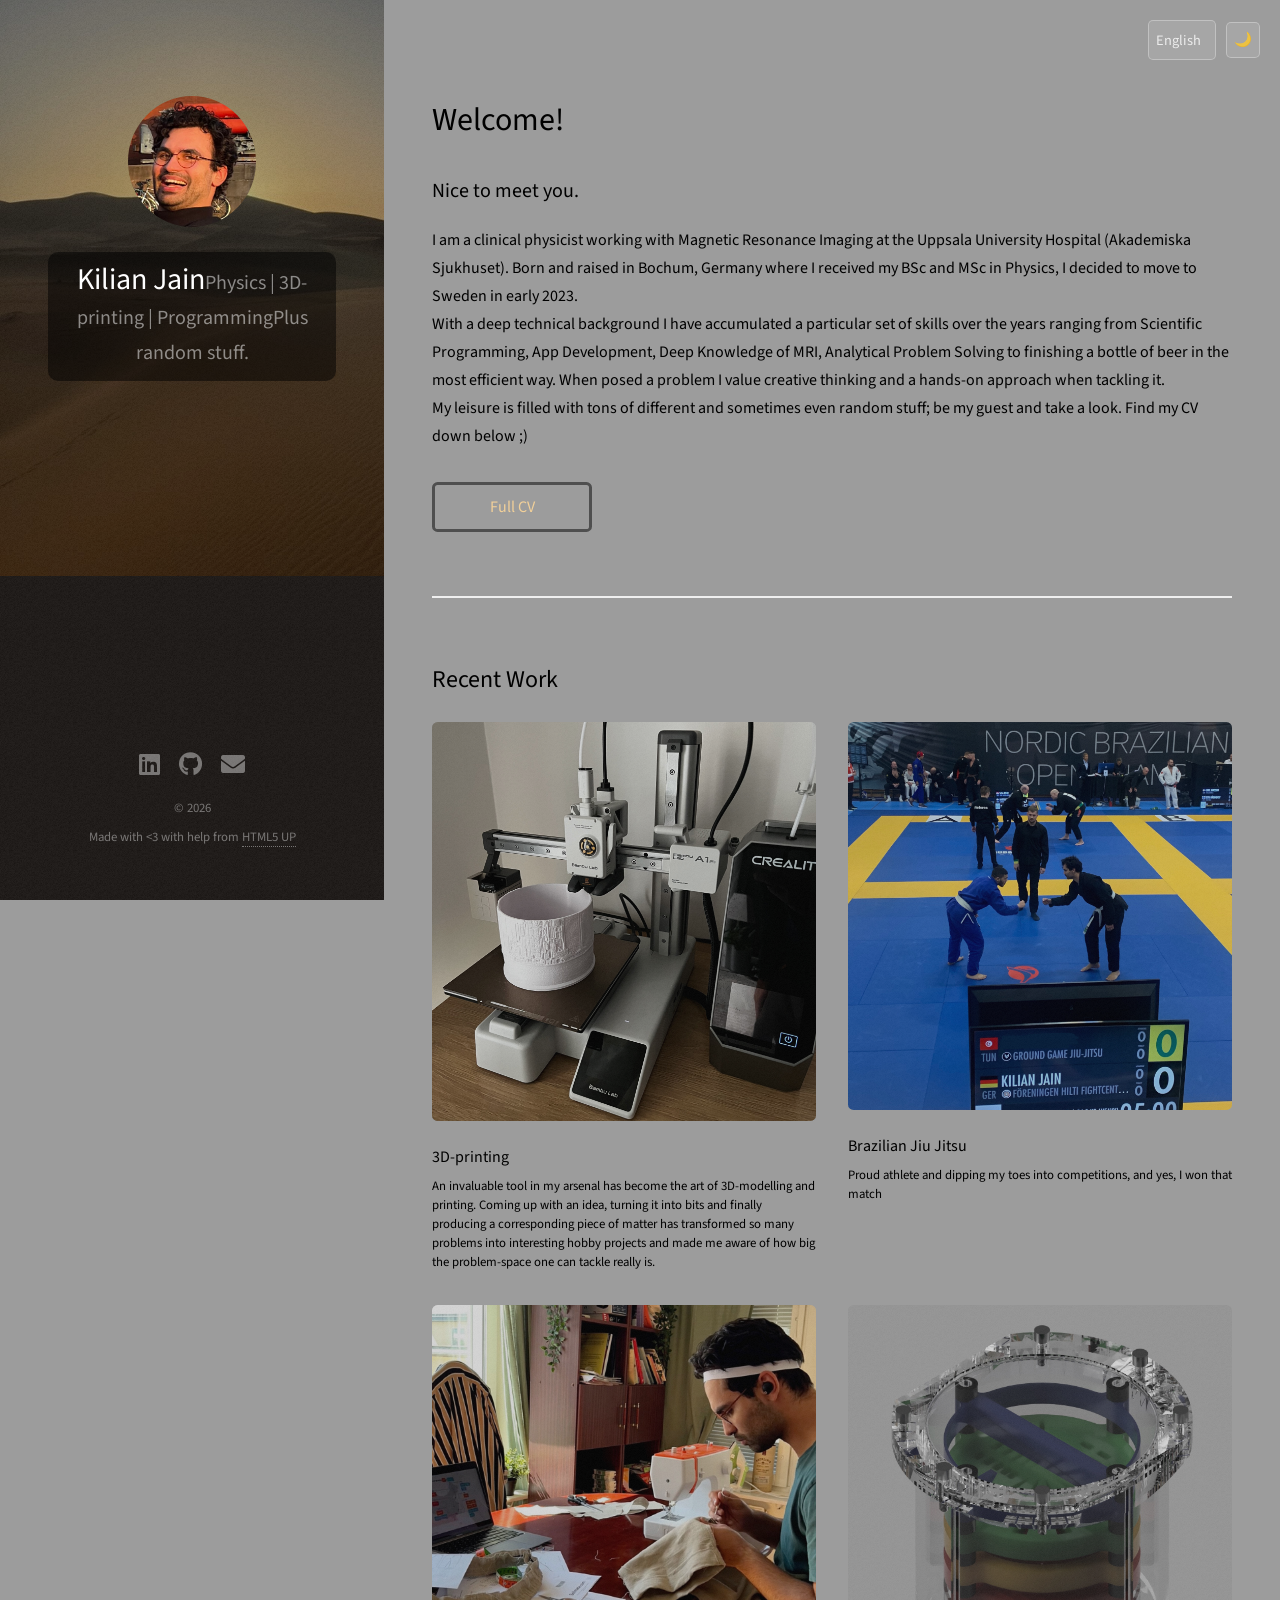
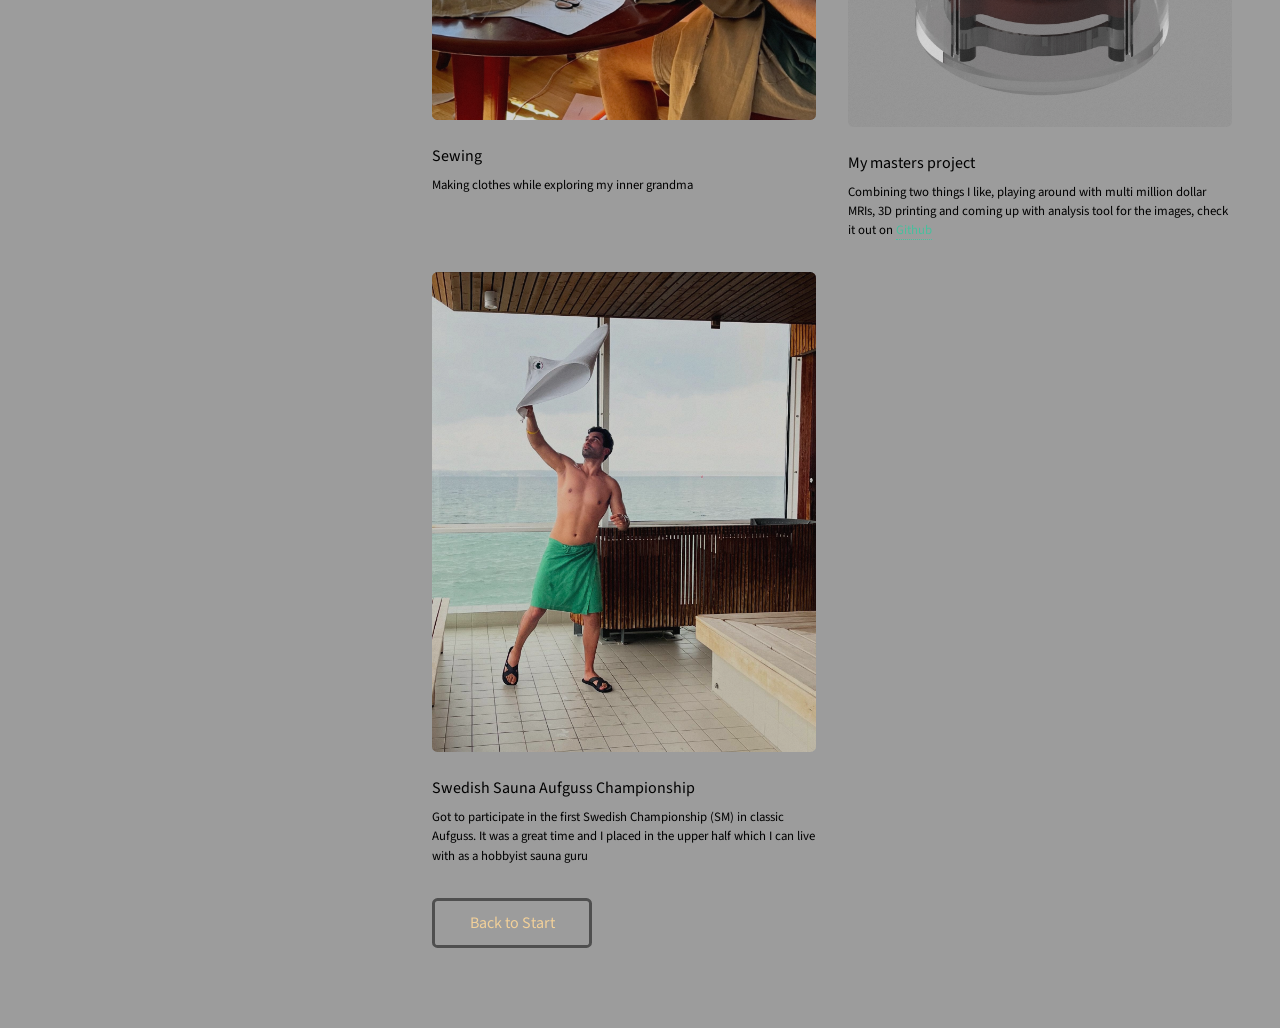
<file: index.html>
<!DOCTYPE HTML>
<!--
	Strata by HTML5 UP
	html5up.net | @ajlkn
	Free for personal and commercial use under the CCA 3.0 license (html5up.net/license)
-->
<html>
	<head>
		<title>Kilian's home(page)</title>
		<meta charset="utf-8" />
		<meta name="viewport" content="width=device-width, initial-scale=1, user-scalable=no" />
		<meta name="google-site-verification" content="JBz6YTayqWJzZZlbppEcbsaXgQC9V25WtnhV_9H6i5U" />
		<link rel="stylesheet" href="assets/css/main.css" />
	</head>
	<body class="is-preload">

		<!-- Header -->
			<header id="header">
				<div class="inner">
					<a href="#" class="image avatar"><img src="images/avatar.jpg" alt="" /></a><br />
					<h1 id="header-title"><strong>Kilian Jain</strong><br />
					Physics | 3D-printing | Programming<br />
					Plus random stuff.</h1>
				</div>
			</header>

		<div id="top-controls">
			<select id="lang-select">
				<option value="en">English</option>
				<option value="de">Deutsch</option>
				<option value="sv">Svenska</option>
			</select>
			<button id="theme-toggle">🌙</button>
		</div>

		<!-- Main -->
			<div id="main">

				<!-- One -->
					<section id="one">
						<header class="major">
							<h2 id="welcome">Welcome!</h2>
							<h3 id="nice-to-meet">Nice to meet you.</h3>
						</header>
						<p id="intro">I am a clinical physicist working with Magnetic Resonance Imaging at the Uppsala University Hospital (Akademiska Sjukhuset). 
							Born and raised in Bochum, Germany where I received my BSc and MSc in Physics, I decided to move to Sweden in early 2023.
							<br/>
							With a deep technical background I have accumulated a particular set of skills over the years ranging from Scientific Programming, App Development, Deep Knowledge of MRI, Analytical Problem Solving to finishing a bottle of beer in the most efficient way.
							When posed a problem I value creative thinking and a hands-on approach when tackling it. <br/>
							
							My leisure is filled with tons of different and sometimes even random stuff; be my guest and take a look.
							If you're hiring, you can find my CV down below ;)
													</p>
						<ul class="actions">
							<li><a href="files/public_CV.pdf" class="button" id="full-cv">Full CV</a></li>
						</ul>
					</section>

				<!-- Two -->
					<section id="two">
						<h2 id="recent-work">Recent Work</h2>
						<div class="row">
							<article class="col-6 col-12-xsmall work-item">
								<a href="images/fulls/02.jpg" class="image fit thumb"><img src="images/thumbs/02.jpg" alt="" /></a>
								<h3 id="work1-title">3D-printing</h3>
								<p id="work1-desc">
									An invaluable tool in my arsenal has become the art of 3D-modelling and printing.
									Coming up with an idea, turning it into bits and finally producing a corresponding piece of matter has transformed so many problems into interesting hobby projects and made me aware of how big the problem-space one can tackle really is.
								</p>
							</article>
							<article class="col-6 col-12-xsmall work-item">
								<a href="images/fulls/01.jpg" class="image fit thumb"><img src="images/thumbs/01.jpg" alt="" /></a>
								<h3 id="work2-title">Brazilian Jiu Jitsu</h3>
								<p id="work2-desc">Proud athlete and dipping my toes into competitions, and yes, I won that match</p>
							</article>
							<article class="col-6 col-12-xsmall work-item">
								<a href="images/fulls/03.jpg" class="image fit thumb"><img src="images/thumbs/03.jpg" alt="" /></a>
								<h3 id="work3-title">Sewing</h3>
								<p id="work3-desc">Making clothes while exploring my inner grandma</p>
							</article>
							<article class="col-6 col-12-xsmall work-item">
								<a href="images/fulls/04.jpg" class="image fit thumb"><img src="images/thumbs/04.jpg" alt="" /></a>
								<h3 id="work4-title">My masters project</h3>
								<p id="work4-desc">Combining two things I like, playing around with multi million dollar MRIs, 3D printing and coming up with analysis tool for the images, check it out on <a href="https://github.com/kilianjn/orqa">Github</a></p>
							</article>
							<article class="col-6 col-12-xsmall work-item">
								<a href="images/fulls/05.jpg" class="image fit thumb"><img src="images/thumbs/05.jpg" alt="" /></a>
								<h3 id="work5-title">Swedish Sauna Aufguss Championship</h3>
								<p id="work5-desc">Got to participate in the first Swedish Championship (SM) in classic Aufguss. It was a great time and I placed in the upper half which I can live with as a hobbyist sauna guru</p>
							</article>
						</div>
						<ul class="actions">
							<li><a href="#" class="button" id="back-to-start">Back to Start</a></li>
						</ul>
					</section>

				<!-- Three -->
					<!-- <section id="three">
						<h2>Get In Touch</h2>
						<p>Accumsan pellentesque commodo blandit enim arcu non at amet id arcu magna. Accumsan orci faucibus id eu lorem semper nunc nisi lorem vulputate lorem neque lorem ipsum dolor.</p>
						<div class="row">
							<div class="col-8 col-12-small">
								<form method="post" action="#">
									<div class="row gtr-uniform gtr-50">
										<div class="col-6 col-12-xsmall"><input type="text" name="name" id="name" placeholder="Name" /></div>
										<div class="col-6 col-12-xsmall"><input type="email" name="email" id="email" placeholder="Email" /></div>
										<div class="col-12"><textarea name="message" id="message" placeholder="Message" rows="4"></textarea></div>
									</div>
								</form>
								<ul class="actions">
									<li><input type="submit" value="Send Message" /></li>
								</ul>
							</div>
							<div class="col-4 col-12-small">
								<ul class="labeled-icons">
									<li>
										<h3 class="icon solid fa-home"><span class="label">Address</span></h3>
										1234 Somewhere Rd.<br />
										Nashville, TN 00000<br />
										United States
									</li>
									<li>
										<h3 class="icon solid fa-mobile-alt"><span class="label">Phone</span></h3>
										000-000-0000
									</li>
									<li>
										<h3 class="icon solid fa-envelope"><span class="label">Email</span></h3>
										<a href="#">hello@untitled.tld</a>
									</li>
								</ul>
							</div>
						</div>
					</section> -->

				<!-- Four -->
				<!--
					<section id="four">
						<h2>Elements</h2>

						<section>
							<h4>Text</h4>
							<p>This is <b>bold</b> and this is <strong>strong</strong>. This is <i>italic</i> and this is <em>emphasized</em>.
							This is <sup>superscript</sup> text and this is <sub>subscript</sub> text.
							This is <u>underlined</u> and this is code: <code>for (;;) { ... }</code>. Finally, <a href="#">this is a link</a>.</p>
							<hr />
							<header>
								<h4>Heading with a Subtitle</h4>
								<p>Lorem ipsum dolor sit amet nullam id egestas urna aliquam</p>
							</header>
							<p>Nunc lacinia ante nunc ac lobortis. Interdum adipiscing gravida odio porttitor sem non mi integer non faucibus ornare mi ut ante amet placerat aliquet. Volutpat eu sed ante lacinia sapien lorem accumsan varius montes viverra nibh in adipiscing blandit tempus accumsan.</p>
							<header>
								<h5>Heading with a Subtitle</h5>
								<p>Lorem ipsum dolor sit amet nullam id egestas urna aliquam</p>
							</header>
							<p>Nunc lacinia ante nunc ac lobortis. Interdum adipiscing gravida odio porttitor sem non mi integer non faucibus ornare mi ut ante amet placerat aliquet. Volutpat eu sed ante lacinia sapien lorem accumsan varius montes viverra nibh in adipiscing blandit tempus accumsan.</p>
							<hr />
							<h2>Heading Level 2</h2>
							<h3>Heading Level 3</h3>
							<h4>Heading Level 4</h4>
							<h5>Heading Level 5</h5>
							<h6>Heading Level 6</h6>
							<hr />
							<h5>Blockquote</h5>
							<blockquote>Fringilla nisl. Donec accumsan interdum nisi, quis tincidunt felis sagittis eget tempus euismod. Vestibulum ante ipsum primis in faucibus vestibulum. Blandit adipiscing eu felis iaculis volutpat ac adipiscing accumsan faucibus. Vestibulum ante ipsum primis in faucibus lorem ipsum dolor sit amet nullam adipiscing eu felis.</blockquote>
							<h5>Preformatted</h5>
							<pre><code>i = 0;

while (!deck.isInOrder()) {
print 'Iteration ' + i;
deck.shuffle();
i++;
}

print 'It took ' + i + ' iterations to sort the deck.';</code></pre>
						</section>

						<section>
							<h4>Lists</h4>
							<div class="row">
								<div class="col-6 col-12-xsmall">
									<h5>Unordered</h5>
									<ul>
										<li>Dolor pulvinar etiam magna etiam.</li>
										<li>Sagittis adipiscing lorem eleifend.</li>
										<li>Felis enim feugiat dolore viverra.</li>
									</ul>
									<h5>Alternate</h5>
									<ul class="alt">
										<li>Dolor pulvinar etiam magna etiam.</li>
										<li>Sagittis adipiscing lorem eleifend.</li>
										<li>Felis enim feugiat dolore viverra.</li>
									</ul>
								</div>
								<div class="col-6 col-12-xsmall">
									<h5>Ordered</h5>
									<ol>
										<li>Dolor pulvinar etiam magna etiam.</li>
										<li>Etiam vel felis at lorem sed viverra.</li>
										<li>Felis enim feugiat dolore viverra.</li>
										<li>Dolor pulvinar etiam magna etiam.</li>
										<li>Etiam vel felis at lorem sed viverra.</li>
										<li>Felis enim feugiat dolore viverra.</li>
									</ol>
									<h5>Icons</h5>
									<ul class="icons">
										<li><a href="#" class="icon brands fa-twitter"><span class="label">Twitter</span></a></li>
										<li><a href="#" class="icon brands fa-facebook-f"><span class="label">Facebook</span></a></li>
										<li><a href="#" class="icon brands fa-instagram"><span class="label">Instagram</span></a></li>
										<li><a href="#" class="icon brands fa-github"><span class="label">Github</span></a></li>
										<li><a href="#" class="icon brands fa-dribbble"><span class="label">Dribbble</span></a></li>
										<li><a href="#" class="icon brands fa-tumblr"><span class="label">Tumblr</span></a></li>
									</ul>
								</div>
							</div>
							<h5>Actions</h5>
							<ul class="actions">
								<li><a href="#" class="button primary">Default</a></li>
								<li><a href="#" class="button">Default</a></li>
							</ul>
							<ul class="actions small">
								<li><a href="#" class="button primary small">Small</a></li>
								<li><a href="#" class="button small">Small</a></li>
							</ul>
							<div class="row">
								<div class="col-6 col-12-small">
									<ul class="actions stacked">
										<li><a href="#" class="button primary">Default</a></li>
										<li><a href="#" class="button">Default</a></li>
									</ul>
								</div>
								<div class="col-6 col-12-small">
									<ul class="actions stacked">
										<li><a href="#" class="button primary small">Small</a></li>
										<li><a href="#" class="button small">Small</a></li>
									</ul>
								</div>
								<div class="col-6 col-12-small">
									<ul class="actions stacked">
										<li><a href="#" class="button primary fit">Default</a></li>
										<li><a href="#" class="button fit">Default</a></li>
									</ul>
								</div>
								<div class="col-6 col-12-small">
									<ul class="actions stacked">
										<li><a href="#" class="button primary small fit">Small</a></li>
										<li><a href="#" class="button small fit">Small</a></li>
									</ul>
								</div>
							</div>
						</section>

						<section>
							<h4>Table</h4>
							<h5>Default</h5>
							<div class="table-wrapper">
								<table>
									<thead>
										<tr>
											<th>Name</th>
											<th>Description</th>
											<th>Price</th>
										</tr>
									</thead>
									<tbody>
										<tr>
											<td>Item One</td>
											<td>Ante turpis integer aliquet porttitor.</td>
											<td>29.99</td>
										</tr>
										<tr>
											<td>Item Two</td>
											<td>Vis ac commodo adipiscing arcu aliquet.</td>
											<td>19.99</td>
										</tr>
										<tr>
											<td>Item Three</td>
											<td> Morbi faucibus arcu accumsan lorem.</td>
											<td>29.99</td>
										</tr>
										<tr>
											<td>Item Four</td>
											<td>Vitae integer tempus condimentum.</td>
											<td>19.99</td>
										</tr>
										<tr>
											<td>Item Five</td>
											<td>Ante turpis integer aliquet porttitor.</td>
											<td>29.99</td>
										</tr>
									</tbody>
									<tfoot>
										<tr>
											<td colspan="2"></td>
											<td>100.00</td>
										</tr>
									</tfoot>
								</table>
							</div>

							<h5>Alternate</h5>
							<div class="table-wrapper">
								<table class="alt">
									<thead>
										<tr>
											<th>Name</th>
											<th>Description</th>
											<th>Price</th>
										</tr>
									</thead>
									<tbody>
										<tr>
											<td>Item One</td>
											<td>Ante turpis integer aliquet porttitor.</td>
											<td>29.99</td>
										</tr>
										<tr>
											<td>Item Two</td>
											<td>Vis ac commodo adipiscing arcu aliquet.</td>
											<td>19.99</td>
										</tr>
										<tr>
											<td>Item Three</td>
											<td> Morbi faucibus arcu accumsan lorem.</td>
											<td>29.99</td>
										</tr>
										<tr>
											<td>Item Four</td>
											<td>Vitae integer tempus condimentum.</td>
											<td>19.99</td>
										</tr>
										<tr>
											<td>Item Five</td>
											<td>Ante turpis integer aliquet porttitor.</td>
											<td>29.99</td>
										</tr>
									</tbody>
									<tfoot>
										<tr>
											<td colspan="2"></td>
											<td>100.00</td>
										</tr>
									</tfoot>
								</table>
							</div>
						</section>

						<section>
							<h4>Buttons</h4>
							<ul class="actions">
								<li><a href="#" class="button primary">Primary</a></li>
								<li><a href="#" class="button">Default</a></li>
							</ul>
							<ul class="actions">
								<li><a href="#" class="button large">Large</a></li>
								<li><a href="#" class="button">Default</a></li>
								<li><a href="#" class="button small">Small</a></li>
							</ul>
							<ul class="actions fit">
								<li><a href="#" class="button primary fit">Fit</a></li>
								<li><a href="#" class="button fit">Fit</a></li>
							</ul>
							<ul class="actions fit small">
								<li><a href="#" class="button primary fit small">Fit + Small</a></li>
								<li><a href="#" class="button fit small">Fit + Small</a></li>
							</ul>
							<ul class="actions">
								<li><a href="#" class="button primary icon solid fa-download">Icon</a></li>
								<li><a href="#" class="button icon solid fa-download">Icon</a></li>
							</ul>
							<ul class="actions">
								<li><span class="button primary disabled">Primary</span></li>
								<li><span class="button disabled">Default</span></li>
							</ul>
						</section>

						<section>
							<h4>Form</h4>
							<form method="post" action="#">
								<div class="row gtr-uniform gtr-50">
									<div class="col-6 col-12-xsmall">
										<input type="text" name="demo-name" id="demo-name" value="" placeholder="Name" />
									</div>
									<div class="col-6 col-12-xsmall">
										<input type="email" name="demo-email" id="demo-email" value="" placeholder="Email" />
									</div>
									<div class="col-12">
										<select name="demo-category" id="demo-category">
											<option value="">- Category -</option>
											<option value="1">Manufacturing</option>
											<option value="1">Shipping</option>
											<option value="1">Administration</option>
											<option value="1">Human Resources</option>
										</select>
									</div>
									<div class="col-4 col-12-small">
										<input type="radio" id="demo-priority-low" name="demo-priority" checked>
										<label for="demo-priority-low">Low Priority</label>
									</div>
									<div class="col-4 col-12-small">
										<input type="radio" id="demo-priority-normal" name="demo-priority">
										<label for="demo-priority-normal">Normal Priority</label>
									</div>
									<div class="col-4 col-12-small">
										<input type="radio" id="demo-priority-high" name="demo-priority">
										<label for="demo-priority-high">High Priority</label>
									</div>
									<div class="col-6 col-12-small">
										<input type="checkbox" id="demo-copy" name="demo-copy">
										<label for="demo-copy">Email me a copy of this message</label>
									</div>
									<div class="col-6 col-12-small">
										<input type="checkbox" id="demo-human" name="demo-human" checked>
										<label for="demo-human">I am a human and not a robot</label>
									</div>
									<div class="col-12">
										<textarea name="demo-message" id="demo-message" placeholder="Enter your message" rows="6"></textarea>
									</div>
									<div class="col-12">
										<ul class="actions">
											<li><input type="submit" value="Send Message" class="primary" /></li>
											<li><input type="reset" value="Reset" /></li>
										</ul>
									</div>
								</div>
							</form>
						</section>

						<section>
							<h4>Image</h4>
							<h5>Fit</h5>
							<div class="box alt">
								<div class="row gtr-50 gtr-uniform">
									<div class="col-12"><span class="image fit"><img src="images/fulls/05.jpg" alt="" /></span></div>
									<div class="col-4"><span class="image fit"><img src="images/thumbs/01.jpg" alt="" /></span></div>
									<div class="col-4"><span class="image fit"><img src="images/thumbs/02.jpg" alt="" /></span></div>
									<div class="col-4"><span class="image fit"><img src="images/thumbs/03.jpg" alt="" /></span></div>
									<div class="col-4"><span class="image fit"><img src="images/thumbs/04.jpg" alt="" /></span></div>
									<div class="col-4"><span class="image fit"><img src="images/thumbs/05.jpg" alt="" /></span></div>
									<div class="col-4"><span class="image fit"><img src="images/thumbs/06.jpg" alt="" /></span></div>
									<div class="col-4"><span class="image fit"><img src="images/thumbs/03.jpg" alt="" /></span></div>
									<div class="col-4"><span class="image fit"><img src="images/thumbs/02.jpg" alt="" /></span></div>
									<div class="col-4"><span class="image fit"><img src="images/thumbs/01.jpg" alt="" /></span></div>
								</div>
							</div>
							<h5>Left &amp; Right</h5>
							<p><span class="image left"><img src="images/avatar.jpg" alt="" /></span>Fringilla nisl. Donec accumsan interdum nisi, quis tincidunt felis sagittis eget. tempus euismod. Vestibulum ante ipsum primis in faucibus vestibulum. Blandit adipiscing eu felis iaculis volutpat ac adipiscing accumsan eu faucibus. Integer ac pellentesque praesent tincidunt felis sagittis eget. tempus euismod. Vestibulum ante ipsum primis in faucibus vestibulum. Blandit adipiscing eu felis iaculis volutpat ac adipiscing accumsan eu faucibus. Integer ac pellentesque praesent. Donec accumsan interdum nisi, quis tincidunt felis sagittis eget. tempus euismod. Vestibulum ante ipsum primis in faucibus vestibulum. Blandit adipiscing eu felis iaculis volutpat ac adipiscing accumsan eu faucibus. Integer ac pellentesque praesent tincidunt felis sagittis eget. tempus euismod. Vestibulum ante ipsum primis in faucibus vestibulum. Blandit adipiscing eu felis iaculis volutpat ac adipiscing accumsan eu faucibus. Integer ac pellentesque praesent.</p>
							<p><span class="image right"><img src="images/avatar.jpg" alt="" /></span>Fringilla nisl. Donec accumsan interdum nisi, quis tincidunt felis sagittis eget. tempus euismod. Vestibulum ante ipsum primis in faucibus vestibulum. Blandit adipiscing eu felis iaculis volutpat ac adipiscing accumsan eu faucibus. Integer ac pellentesque praesent tincidunt felis sagittis eget. tempus euismod. Vestibulum ante ipsum primis in faucibus vestibulum. Blandit adipiscing eu felis iaculis volutpat ac adipiscing accumsan eu faucibus. Integer ac pellentesque praesent. Donec accumsan interdum nisi, quis tincidunt felis sagittis eget. tempus euismod. Vestibulum ante ipsum primis in faucibus vestibulum. Blandit adipiscing eu felis iaculis volutpat ac adipiscing accumsan eu faucibus. Integer ac pellentesque praesent tincidunt felis sagittis eget. tempus euismod. Vestibulum ante ipsum primis in faucibus vestibulum. Blandit adipiscing eu felis iaculis volutpat ac adipiscing accumsan eu faucibus. Integer ac pellentesque praesent.</p>
						</section>

					</section>
				-->

			</div>

		<!-- Footer -->
			<footer id="footer">
				<div class="inner">
					<ul class="icons">
						<li><a href="https://www.linkedin.com/in/kilian-jain-4b80a7399/" class="icon brands fa-linkedin"><span class="label">Twitter</span></a></li>
						<li><a href="https://github.com/kilianjn" class="icon brands fa-github"><span class="label">Github</span></a></li>
						<li><a href="mailto:kilianjain@gmail.com" class="icon solid fa-envelope"><span class="label">Email</span></a></li>
					</ul>
					<ul class="copyright">
						<li>&copy; 2026</li><li id="footer-text">Made with <3 with help from <a href="http://html5up.net">HTML5 UP</a></li>
					</ul>
				</div>
			</footer>

		<!-- Scripts -->
			<script src="assets/js/jquery.min.js"></script>
			<script src="assets/js/jquery.poptrox.min.js"></script>
			<script src="assets/js/browser.min.js"></script>
			<script src="assets/js/breakpoints.min.js"></script>
			<script src="assets/js/util.js"></script>
			<script src="assets/js/main.js"></script>

	</body>
</html>
</file>
<file: assets/css/main.css>
@import url("fontawesome-all.min.css");
@import url("https://fonts.googleapis.com/css?family=Source+Sans+Pro:400,400italic");

/*
	Strata by HTML5 UP
	html5up.net | @ajlkn
	Free for personal and commercial use under the CCA 3.0 license (html5up.net/license)
*/

html, body, div, span, applet, object,
iframe, h1, h2, h3, h4, h5, h6, p, blockquote,
pre, a, abbr, acronym, address, big, cite,
code, del, dfn, em, img, ins, kbd, q, s, samp,
small, strike, strong, sub, sup, tt, var, b,
u, i, center, dl, dt, dd, ol, ul, li, fieldset,
form, label, legend, table, caption, tbody,
tfoot, thead, tr, th, td, article, aside,
canvas, details, embed, figure, figcaption,
footer, header, hgroup, menu, nav, output, ruby,
section, summary, time, mark, audio, video {
	margin: 0;
	padding: 0;
	border: 0;
	font-size: 100%;
	font: inherit;
	vertical-align: baseline;}

article, aside, details, figcaption, figure,
footer, header, hgroup, menu, nav, section {
	display: block;}

body {
	line-height: 1;
}

ol, ul {
	list-style: none;
}

blockquote, q {
	quotes: none;
}

	blockquote:before, blockquote:after, q:before, q:after {
		content: '';
		content: none;
	}

table {
	border-collapse: collapse;
	border-spacing: 0;
}

body {
	-webkit-text-size-adjust: none;
}

mark {
	background-color: transparent;
	color: inherit;
}

input::-moz-focus-inner {
	border: 0;
	padding: 0;
}

input, select, textarea {
	-moz-appearance: none;
	-webkit-appearance: none;
	-ms-appearance: none;
	appearance: none;
}

/* Basic */

	html {
		box-sizing: border-box;
	}

	*, *:before, *:after {
		box-sizing: inherit;
	}

	body {
		background: #9c9c9c;
	}

		body.is-preload *, body.is-preload *:before, body.is-preload *:after {
			-moz-animation: none !important;
			-webkit-animation: none !important;
			-ms-animation: none !important;
			animation: none !important;
			-moz-transition: none !important;
			-webkit-transition: none !important;
			-ms-transition: none !important;
			transition: none !important;
		}

	body, input, select, textarea {
		color: #a2a2a2;
		font-family: "Source Sans Pro", Helvetica, sans-serif;
		font-size: 16pt;
		font-weight: 400;
		line-height: 1.75em;
	}

	a {
		-moz-transition: color 0.2s ease-in-out, border-color 0.2s ease-in-out;
		-webkit-transition: color 0.2s ease-in-out, border-color 0.2s ease-in-out;
		-ms-transition: color 0.2s ease-in-out, border-color 0.2s ease-in-out;
		transition: color 0.2s ease-in-out, border-color 0.2s ease-in-out;
		border-bottom: dotted 1px;
		color: #49bf9d;
		text-decoration: none;
	}

		a:hover {
			border-bottom-color: transparent;
			color: #49bf9d !important;
			text-decoration: none;
		}

	strong, b {
		color: #ededed;
		font-weight: 400;
		font-size: 30px;
	}

	em, i {
		font-style: italic;
	}

	p {
		margin: 0 0 2em 0;
		color: #000000;
	}

	h1, h2, h3, h4, h5, h6 {
		color: #000000;
		font-weight: 400;
		line-height: 1em;
		margin: 0 0 1em 0;
	}

		h1 a, h2 a, h3 a, h4 a, h5 a, h6 a {
			color: inherit;
			text-decoration: none;
		}

	h1 {
		font-size: 2em;
		line-height: 1.5em;
	}

	h2 {
		font-size: 1.5em;
		line-height: 1.5em;
	}

	h3 {
		font-size: 1.25em;
		line-height: 1.5em;
	}

	h4 {
		font-size: 1.1em;
		line-height: 1.5em;
	}

	h5 {
		font-size: 0.9em;
		line-height: 1.5em;
	}

	h6 {
		font-size: 0.7em;
		line-height: 1.5em;
	}

	sub {
		font-size: 0.8em;
		position: relative;
		top: 0.5em;
	}

	sup {
		font-size: 0.8em;
		position: relative;
		top: -0.5em;
	}

	hr {
		border: 0;
		border-bottom: solid 2px #efefef;
		margin: 2em 0;
	}

		hr.major {
			margin: 3em 0;
		}

	blockquote {
		border-left: solid 6px #efefef;
		font-style: italic;
		margin: 0 0 2em 0;
		padding: 0.5em 0 0.5em 1.5em;
	}

	code {
		background: #f7f7f7;
		border-radius: 0.35em;
		border: solid 2px #efefef;
		font-family: "Courier New", monospace;
		font-size: 0.9em;
		margin: 0 0.25em;
		padding: 0.25em 0.65em;
	}

	pre {
		-webkit-overflow-scrolling: touch;
		font-family: "Courier New", monospace;
		font-size: 0.9em;
		margin: 0 0 2em 0;
	}

		pre code {
			display: block;
			line-height: 1.75em;
			padding: 1em 1.5em;
			overflow-x: auto;
		}

	.align-left {
		text-align: left;
	}

	.align-center {
		text-align: center;
	}

	.align-right {
		text-align: right;
	}

/* Container */

	.container {
		margin: 0 auto;
		max-width: calc(100% - 4em);
		width: 100%;
	}

		.container.xsmall {
			width: 25%;
		}

		.container.small {
			width: 50%;
		}

		.container.medium {
			width: 75%;
		}

		.container.large {
			width: 125%;
		}

		.container.xlarge {
			width: 150%;
		}

		.container.max {
			width: 100%;
		}

		@media screen and (max-width: 980px) {

			.container {
				width: 100% !important;
				max-width: 100% !important;
			}

		}

		@media screen and (max-width: 480px) {

			.container {
				max-width: calc(100% - 3em);
			}

		}

/* Row */

	.row {
		display: flex;
		flex-wrap: wrap;
		box-sizing: border-box;
		align-items: stretch;
	}

		.row > * {
			box-sizing: border-box;
		}

		.row.gtr-uniform > * > :last-child {
			margin-bottom: 0;
		}

		.row.aln-left {
			justify-content: flex-start;
		}

		.row.aln-center {
			justify-content: center;
		}

		.row.aln-right {
			justify-content: flex-end;
		}

		.row.aln-top {
			align-items: flex-start;
		}

		.row.aln-middle {
			align-items: center;
		}

		.row.aln-bottom {
			align-items: flex-end;
		}

		.row > .imp {
			order: -1;
		}

		.row > .col-1 {
			width: 8.33333%;
		}

		.row > .off-1 {
			margin-left: 8.33333%;
		}

		.row > .col-2 {
			width: 16.66667%;
		}

		.row > .off-2 {
			margin-left: 16.66667%;
		}

		.row > .col-3 {
			width: 25%;
		}

		.row > .off-3 {
			margin-left: 25%;
		}

		.row > .col-4 {
			width: 33.33333%;
		}

		.row > .off-4 {
			margin-left: 33.33333%;
		}

		.row > .col-5 {
			width: 41.66667%;
		}

		.row > .off-5 {
			margin-left: 41.66667%;
		}

		.row > .col-6 {
			width: 50%;
		}

		.row > .off-6 {
			margin-left: 50%;
		}

		.row > .col-7 {
			width: 58.33333%;
		}

		.row > .off-7 {
			margin-left: 58.33333%;
		}

		.row > .col-8 {
			width: 66.66667%;
		}

		.row > .off-8 {
			margin-left: 66.66667%;
		}

		.row > .col-9 {
			width: 75%;
		}

		.row > .off-9 {
			margin-left: 75%;
		}

		.row > .col-10 {
			width: 83.33333%;
		}

		.row > .off-10 {
			margin-left: 83.33333%;
		}

		.row > .col-11 {
			width: 91.66667%;
		}

		.row > .off-11 {
			margin-left: 91.66667%;
		}

		.row > .col-12 {
			width: 100%;
		}

		.row > .off-12 {
			margin-left: 100%;
		}

		.row.gtr-0 {
			margin-top: 0;
			margin-left: 0em;
		}

			.row.gtr-0 > * {
				padding: 0 0 0 0em;
			}

			.row.gtr-0.gtr-uniform {
				margin-top: 0em;
			}

				.row.gtr-0.gtr-uniform > * {
					padding-top: 0em;
				}

		.row.gtr-25 {
			margin-top: 0;
			margin-left: -0.625em;
		}

			.row.gtr-25 > * {
				padding: 0 0 0 0.625em;
			}

			.row.gtr-25.gtr-uniform {
				margin-top: -0.625em;
			}

				.row.gtr-25.gtr-uniform > * {
					padding-top: 0.625em;
				}

		.row.gtr-50 {
			margin-top: 0;
			margin-left: -1.25em;
		}

			.row.gtr-50 > * {
				padding: 0 0 0 1.25em;
			}

			.row.gtr-50.gtr-uniform {
				margin-top: -1.25em;
			}

				.row.gtr-50.gtr-uniform > * {
					padding-top: 1.25em;
				}

		.row {
			margin-top: 0;
			margin-left: -2.5em;
		}

			.row > * {
				padding: 0 0 0 2.5em;
			}

			.row.gtr-uniform {
				margin-top: -2.5em;
			}

				.row.gtr-uniform > * {
					padding-top: 2.5em;
				}

		.row.gtr-150 {
			margin-top: 0;
			margin-left: -3.75em;
		}

			.row.gtr-150 > * {
				padding: 0 0 0 3.75em;
			}

			.row.gtr-150.gtr-uniform {
				margin-top: -3.75em;
			}

				.row.gtr-150.gtr-uniform > * {
					padding-top: 3.75em;
				}

		.row.gtr-200 {
			margin-top: 0;
			margin-left: -5em;
		}

			.row.gtr-200 > * {
				padding: 0 0 0 5em;
			}

			.row.gtr-200.gtr-uniform {
				margin-top: -5em;
			}

				.row.gtr-200.gtr-uniform > * {
					padding-top: 5em;
				}

		@media screen and (max-width: 1800px) {

			.row {
				display: flex;
				flex-wrap: wrap;
				box-sizing: border-box;
				align-items: stretch;
			}

				.row > * {
					box-sizing: border-box;
				}

				.row.gtr-uniform > * > :last-child {
					margin-bottom: 0;
				}

				.row.aln-left {
					justify-content: flex-start;
				}

				.row.aln-center {
					justify-content: center;
				}

				.row.aln-right {
					justify-content: flex-end;
				}

				.row.aln-top {
					align-items: flex-start;
				}

				.row.aln-middle {
					align-items: center;
				}

				.row.aln-bottom {
					align-items: flex-end;
				}

				.row > .imp-xlarge {
					order: -1;
				}

				.row > .col-1-xlarge {
					width: 8.33333%;
				}

				.row > .off-1-xlarge {
					margin-left: 8.33333%;
				}

				.row > .col-2-xlarge {
					width: 16.66667%;
				}

				.row > .off-2-xlarge {
					margin-left: 16.66667%;
				}

				.row > .col-3-xlarge {
					width: 25%;
				}

				.row > .off-3-xlarge {
					margin-left: 25%;
				}

				.row > .col-4-xlarge {
					width: 33.33333%;
				}

				.row > .off-4-xlarge {
					margin-left: 33.33333%;
				}

				.row > .col-5-xlarge {
					width: 41.66667%;
				}

				.row > .off-5-xlarge {
					margin-left: 41.66667%;
				}

				.row > .col-6-xlarge {
					width: 50%;
				}

				.row > .off-6-xlarge {
					margin-left: 50%;
				}

				.row > .col-7-xlarge {
					width: 58.33333%;
				}

				.row > .off-7-xlarge {
					margin-left: 58.33333%;
				}

				.row > .col-8-xlarge {
					width: 66.66667%;
				}

				.row > .off-8-xlarge {
					margin-left: 66.66667%;
				}

				.row > .col-9-xlarge {
					width: 75%;
				}

				.row > .off-9-xlarge {
					margin-left: 75%;
				}

				.row > .col-10-xlarge {
					width: 83.33333%;
				}

				.row > .off-10-xlarge {
					margin-left: 83.33333%;
				}

				.row > .col-11-xlarge {
					width: 91.66667%;
				}

				.row > .off-11-xlarge {
					margin-left: 91.66667%;
				}

				.row > .col-12-xlarge {
					width: 100%;
				}

				.row > .off-12-xlarge {
					margin-left: 100%;
				}

				.row.gtr-0 {
					margin-top: 0;
					margin-left: 0em;
				}

					.row.gtr-0 > * {
						padding: 0 0 0 0em;
					}

					.row.gtr-0.gtr-uniform {
						margin-top: 0em;
					}

						.row.gtr-0.gtr-uniform > * {
							padding-top: 0em;
						}

				.row.gtr-25 {
					margin-top: 0;
					margin-left: -0.625em;
				}

					.row.gtr-25 > * {
						padding: 0 0 0 0.625em;
					}

					.row.gtr-25.gtr-uniform {
						margin-top: -0.625em;
					}

						.row.gtr-25.gtr-uniform > * {
							padding-top: 0.625em;
						}

				.row.gtr-50 {
					margin-top: 0;
					margin-left: -1.25em;
				}

					.row.gtr-50 > * {
						padding: 0 0 0 1.25em;
					}

					.row.gtr-50.gtr-uniform {
						margin-top: -1.25em;
					}

						.row.gtr-50.gtr-uniform > * {
							padding-top: 1.25em;
						}

				.row {
					margin-top: 0;
					margin-left: -2.5em;
				}

					.row > * {
						padding: 0 0 0 2.5em;
					}

					.row.gtr-uniform {
						margin-top: -2.5em;
					}

						.row.gtr-uniform > * {
							padding-top: 2.5em;
						}

				.row.gtr-150 {
					margin-top: 0;
					margin-left: -3.75em;
				}

					.row.gtr-150 > * {
						padding: 0 0 0 3.75em;
					}

					.row.gtr-150.gtr-uniform {
						margin-top: -3.75em;
					}

						.row.gtr-150.gtr-uniform > * {
							padding-top: 3.75em;
						}

				.row.gtr-200 {
					margin-top: 0;
					margin-left: -5em;
				}

					.row.gtr-200 > * {
						padding: 0 0 0 5em;
					}

					.row.gtr-200.gtr-uniform {
						margin-top: -5em;
					}

						.row.gtr-200.gtr-uniform > * {
							padding-top: 5em;
						}

		}

		@media screen and (max-width: 1280px) {

			.row {
				display: flex;
				flex-wrap: wrap;
				box-sizing: border-box;
				align-items: stretch;
			}

				.row > * {
					box-sizing: border-box;
				}

				.row.gtr-uniform > * > :last-child {
					margin-bottom: 0;
				}

				.row.aln-left {
					justify-content: flex-start;
				}

				.row.aln-center {
					justify-content: center;
				}

				.row.aln-right {
					justify-content: flex-end;
				}

				.row.aln-top {
					align-items: flex-start;
				}

				.row.aln-middle {
					align-items: center;
				}

				.row.aln-bottom {
					align-items: flex-end;
				}

				.row > .imp-large {
					order: -1;
				}

				.row > .col-1-large {
					width: 8.33333%;
				}

				.row > .off-1-large {
					margin-left: 8.33333%;
				}

				.row > .col-2-large {
					width: 16.66667%;
				}

				.row > .off-2-large {
					margin-left: 16.66667%;
				}

				.row > .col-3-large {
					width: 25%;
				}

				.row > .off-3-large {
					margin-left: 25%;
				}

				.row > .col-4-large {
					width: 33.33333%;
				}

				.row > .off-4-large {
					margin-left: 33.33333%;
				}

				.row > .col-5-large {
					width: 41.66667%;
				}

				.row > .off-5-large {
					margin-left: 41.66667%;
				}

				.row > .col-6-large {
					width: 50%;
				}

				.row > .off-6-large {
					margin-left: 50%;
				}

				.row > .col-7-large {
					width: 58.33333%;
				}

				.row > .off-7-large {
					margin-left: 58.33333%;
				}

				.row > .col-8-large {
					width: 66.66667%;
				}

				.row > .off-8-large {
					margin-left: 66.66667%;
				}

				.row > .col-9-large {
					width: 75%;
				}

				.row > .off-9-large {
					margin-left: 75%;
				}

				.row > .col-10-large {
					width: 83.33333%;
				}

				.row > .off-10-large {
					margin-left: 83.33333%;
				}

				.row > .col-11-large {
					width: 91.66667%;
				}

				.row > .off-11-large {
					margin-left: 91.66667%;
				}

				.row > .col-12-large {
					width: 100%;
				}

				.row > .off-12-large {
					margin-left: 100%;
				}

				.row.gtr-0 {
					margin-top: 0;
					margin-left: 0em;
				}

					.row.gtr-0 > * {
						padding: 0 0 0 0em;
					}

					.row.gtr-0.gtr-uniform {
						margin-top: 0em;
					}

						.row.gtr-0.gtr-uniform > * {
							padding-top: 0em;
						}

				.row.gtr-25 {
					margin-top: 0;
					margin-left: -0.5em;
				}

					.row.gtr-25 > * {
						padding: 0 0 0 0.5em;
					}

					.row.gtr-25.gtr-uniform {
						margin-top: -0.5em;
					}

						.row.gtr-25.gtr-uniform > * {
							padding-top: 0.5em;
						}

				.row.gtr-50 {
					margin-top: 0;
					margin-left: -1em;
				}

					.row.gtr-50 > * {
						padding: 0 0 0 1em;
					}

					.row.gtr-50.gtr-uniform {
						margin-top: -1em;
					}

						.row.gtr-50.gtr-uniform > * {
							padding-top: 1em;
						}

				.row {
					margin-top: 0;
					margin-left: -2em;
				}

					.row > * {
						padding: 0 0 0 2em;
					}

					.row.gtr-uniform {
						margin-top: -2em;
					}

						.row.gtr-uniform > * {
							padding-top: 2em;
						}

				.row.gtr-150 {
					margin-top: 0;
					margin-left: -3em;
				}

					.row.gtr-150 > * {
						padding: 0 0 0 3em;
					}

					.row.gtr-150.gtr-uniform {
						margin-top: -3em;
					}

						.row.gtr-150.gtr-uniform > * {
							padding-top: 3em;
						}

				.row.gtr-200 {
					margin-top: 0;
					margin-left: -4em;
				}

					.row.gtr-200 > * {
						padding: 0 0 0 4em;
					}

					.row.gtr-200.gtr-uniform {
						margin-top: -4em;
					}

						.row.gtr-200.gtr-uniform > * {
							padding-top: 4em;
						}

		}

		@media screen and (max-width: 980px) {

			.row {
				display: flex;
				flex-wrap: wrap;
				box-sizing: border-box;
				align-items: stretch;
			}

				.row > * {
					box-sizing: border-box;
				}

				.row.gtr-uniform > * > :last-child {
					margin-bottom: 0;
				}

				.row.aln-left {
					justify-content: flex-start;
				}

				.row.aln-center {
					justify-content: center;
				}

				.row.aln-right {
					justify-content: flex-end;
				}

				.row.aln-top {
					align-items: flex-start;
				}

				.row.aln-middle {
					align-items: center;
				}

				.row.aln-bottom {
					align-items: flex-end;
				}

				.row > .imp-medium {
					order: -1;
				}

				.row > .col-1-medium {
					width: 8.33333%;
				}

				.row > .off-1-medium {
					margin-left: 8.33333%;
				}

				.row > .col-2-medium {
					width: 16.66667%;
				}

				.row > .off-2-medium {
					margin-left: 16.66667%;
				}

				.row > .col-3-medium {
					width: 25%;
				}

				.row > .off-3-medium {
					margin-left: 25%;
				}

				.row > .col-4-medium {
					width: 33.33333%;
				}

				.row > .off-4-medium {
					margin-left: 33.33333%;
				}

				.row > .col-5-medium {
					width: 41.66667%;
				}

				.row > .off-5-medium {
					margin-left: 41.66667%;
				}

				.row > .col-6-medium {
					width: 50%;
				}

				.row > .off-6-medium {
					margin-left: 50%;
				}

				.row > .col-7-medium {
					width: 58.33333%;
				}

				.row > .off-7-medium {
					margin-left: 58.33333%;
				}

				.row > .col-8-medium {
					width: 66.66667%;
				}

				.row > .off-8-medium {
					margin-left: 66.66667%;
				}

				.row > .col-9-medium {
					width: 75%;
				}

				.row > .off-9-medium {
					margin-left: 75%;
				}

				.row > .col-10-medium {
					width: 83.33333%;
				}

				.row > .off-10-medium {
					margin-left: 83.33333%;
				}

				.row > .col-11-medium {
					width: 91.66667%;
				}

				.row > .off-11-medium {
					margin-left: 91.66667%;
				}

				.row > .col-12-medium {
					width: 100%;
				}

				.row > .off-12-medium {
					margin-left: 100%;
				}

				.row.gtr-0 {
					margin-top: 0;
					margin-left: 0em;
				}

					.row.gtr-0 > * {
						padding: 0 0 0 0em;
					}

					.row.gtr-0.gtr-uniform {
						margin-top: 0em;
					}

						.row.gtr-0.gtr-uniform > * {
							padding-top: 0em;
						}

				.row.gtr-25 {
					margin-top: 0;
					margin-left: -0.5em;
				}

					.row.gtr-25 > * {
						padding: 0 0 0 0.5em;
					}

					.row.gtr-25.gtr-uniform {
						margin-top: -0.5em;
					}

						.row.gtr-25.gtr-uniform > * {
							padding-top: 0.5em;
						}

				.row.gtr-50 {
					margin-top: 0;
					margin-left: -1em;
				}

					.row.gtr-50 > * {
						padding: 0 0 0 1em;
					}

					.row.gtr-50.gtr-uniform {
						margin-top: -1em;
					}

						.row.gtr-50.gtr-uniform > * {
							padding-top: 1em;
						}

				.row {
					margin-top: 0;
					margin-left: -2em;
				}

					.row > * {
						padding: 0 0 0 2em;
					}

					.row.gtr-uniform {
						margin-top: -2em;
					}

						.row.gtr-uniform > * {
							padding-top: 2em;
						}

				.row.gtr-150 {
					margin-top: 0;
					margin-left: -3em;
				}

					.row.gtr-150 > * {
						padding: 0 0 0 3em;
					}

					.row.gtr-150.gtr-uniform {
						margin-top: -3em;
					}

						.row.gtr-150.gtr-uniform > * {
							padding-top: 3em;
						}

				.row.gtr-200 {
					margin-top: 0;
					margin-left: -4em;
				}

					.row.gtr-200 > * {
						padding: 0 0 0 4em;
					}

					.row.gtr-200.gtr-uniform {
						margin-top: -4em;
					}

						.row.gtr-200.gtr-uniform > * {
							padding-top: 4em;
						}

		}

		@media screen and (max-width: 736px) {

			.row {
				display: flex;
				flex-wrap: wrap;
				box-sizing: border-box;
				align-items: stretch;
			}

				.row > * {
					box-sizing: border-box;
				}

				.row.gtr-uniform > * > :last-child {
					margin-bottom: 0;
				}

				.row.aln-left {
					justify-content: flex-start;
				}

				.row.aln-center {
					justify-content: center;
				}

				.row.aln-right {
					justify-content: flex-end;
				}

				.row.aln-top {
					align-items: flex-start;
				}

				.row.aln-middle {
					align-items: center;
				}

				.row.aln-bottom {
					align-items: flex-end;
				}

				.row > .imp-small {
					order: -1;
				}

				.row > .col-1-small {
					width: 8.33333%;
				}

				.row > .off-1-small {
					margin-left: 8.33333%;
				}

				.row > .col-2-small {
					width: 16.66667%;
				}

				.row > .off-2-small {
					margin-left: 16.66667%;
				}

				.row > .col-3-small {
					width: 25%;
				}

				.row > .off-3-small {
					margin-left: 25%;
				}

				.row > .col-4-small {
					width: 33.33333%;
				}

				.row > .off-4-small {
					margin-left: 33.33333%;
				}

				.row > .col-5-small {
					width: 41.66667%;
				}

				.row > .off-5-small {
					margin-left: 41.66667%;
				}

				.row > .col-6-small {
					width: 50%;
				}

				.row > .off-6-small {
					margin-left: 50%;
				}

				.row > .col-7-small {
					width: 58.33333%;
				}

				.row > .off-7-small {
					margin-left: 58.33333%;
				}

				.row > .col-8-small {
					width: 66.66667%;
				}

				.row > .off-8-small {
					margin-left: 66.66667%;
				}

				.row > .col-9-small {
					width: 75%;
				}

				.row > .off-9-small {
					margin-left: 75%;
				}

				.row > .col-10-small {
					width: 83.33333%;
				}

				.row > .off-10-small {
					margin-left: 83.33333%;
				}

				.row > .col-11-small {
					width: 91.66667%;
				}

				.row > .off-11-small {
					margin-left: 91.66667%;
				}

				.row > .col-12-small {
					width: 100%;
				}

				.row > .off-12-small {
					margin-left: 100%;
				}

				.row.gtr-0 {
					margin-top: 0;
					margin-left: 0em;
				}

					.row.gtr-0 > * {
						padding: 0 0 0 0em;
					}

					.row.gtr-0.gtr-uniform {
						margin-top: 0em;
					}

						.row.gtr-0.gtr-uniform > * {
							padding-top: 0em;
						}

				.row.gtr-25 {
					margin-top: 0;
					margin-left: -0.375em;
				}

					.row.gtr-25 > * {
						padding: 0 0 0 0.375em;
					}

					.row.gtr-25.gtr-uniform {
						margin-top: -0.375em;
					}

						.row.gtr-25.gtr-uniform > * {
							padding-top: 0.375em;
						}

				.row.gtr-50 {
					margin-top: 0;
					margin-left: -0.75em;
				}

					.row.gtr-50 > * {
						padding: 0 0 0 0.75em;
					}

					.row.gtr-50.gtr-uniform {
						margin-top: -0.75em;
					}

						.row.gtr-50.gtr-uniform > * {
							padding-top: 0.75em;
						}

				.row {
					margin-top: 0;
					margin-left: -1.5em;
				}

					.row > * {
						padding: 0 0 0 1.5em;
					}

					.row.gtr-uniform {
						margin-top: -1.5em;
					}

						.row.gtr-uniform > * {
							padding-top: 1.5em;
						}

				.row.gtr-150 {
					margin-top: 0;
					margin-left: -2.25em;
				}

					.row.gtr-150 > * {
						padding: 0 0 0 2.25em;
					}

					.row.gtr-150.gtr-uniform {
						margin-top: -2.25em;
					}

						.row.gtr-150.gtr-uniform > * {
							padding-top: 2.25em;
						}

				.row.gtr-200 {
					margin-top: 0;
					margin-left: -3em;
				}

					.row.gtr-200 > * {
						padding: 0 0 0 3em;
					}

					.row.gtr-200.gtr-uniform {
						margin-top: -3em;
					}

						.row.gtr-200.gtr-uniform > * {
							padding-top: 3em;
						}

		}

		@media screen and (max-width: 480px) {

			.row {
				display: flex;
				flex-wrap: wrap;
				box-sizing: border-box;
				align-items: stretch;
			}

				.row > * {
					box-sizing: border-box;
				}

				.row.gtr-uniform > * > :last-child {
					margin-bottom: 0;
				}

				.row.aln-left {
					justify-content: flex-start;
				}

				.row.aln-center {
					justify-content: center;
				}

				.row.aln-right {
					justify-content: flex-end;
				}

				.row.aln-top {
					align-items: flex-start;
				}

				.row.aln-middle {
					align-items: center;
				}

				.row.aln-bottom {
					align-items: flex-end;
				}

				.row > .imp-xsmall {
					order: -1;
				}

				.row > .col-1-xsmall {
					width: 8.33333%;
				}

				.row > .off-1-xsmall {
					margin-left: 8.33333%;
				}

				.row > .col-2-xsmall {
					width: 16.66667%;
				}

				.row > .off-2-xsmall {
					margin-left: 16.66667%;
				}

				.row > .col-3-xsmall {
					width: 25%;
				}

				.row > .off-3-xsmall {
					margin-left: 25%;
				}

				.row > .col-4-xsmall {
					width: 33.33333%;
				}

				.row > .off-4-xsmall {
					margin-left: 33.33333%;
				}

				.row > .col-5-xsmall {
					width: 41.66667%;
				}

				.row > .off-5-xsmall {
					margin-left: 41.66667%;
				}

				.row > .col-6-xsmall {
					width: 50%;
				}

				.row > .off-6-xsmall {
					margin-left: 50%;
				}

				.row > .col-7-xsmall {
					width: 58.33333%;
				}

				.row > .off-7-xsmall {
					margin-left: 58.33333%;
				}

				.row > .col-8-xsmall {
					width: 66.66667%;
				}

				.row > .off-8-xsmall {
					margin-left: 66.66667%;
				}

				.row > .col-9-xsmall {
					width: 75%;
				}

				.row > .off-9-xsmall {
					margin-left: 75%;
				}

				.row > .col-10-xsmall {
					width: 83.33333%;
				}

				.row > .off-10-xsmall {
					margin-left: 83.33333%;
				}

				.row > .col-11-xsmall {
					width: 91.66667%;
				}

				.row > .off-11-xsmall {
					margin-left: 91.66667%;
				}

				.row > .col-12-xsmall {
					width: 100%;
				}

				.row > .off-12-xsmall {
					margin-left: 100%;
				}

				.row.gtr-0 {
					margin-top: 0;
					margin-left: 0em;
				}

					.row.gtr-0 > * {
						padding: 0 0 0 0em;
					}

					.row.gtr-0.gtr-uniform {
						margin-top: 0em;
					}

						.row.gtr-0.gtr-uniform > * {
							padding-top: 0em;
						}

				.row.gtr-25 {
					margin-top: 0;
					margin-left: -0.375em;
				}

					.row.gtr-25 > * {
						padding: 0 0 0 0.375em;
					}

					.row.gtr-25.gtr-uniform {
						margin-top: -0.375em;
					}

						.row.gtr-25.gtr-uniform > * {
							padding-top: 0.375em;
						}

				.row.gtr-50 {
					margin-top: 0;
					margin-left: -0.75em;
				}

					.row.gtr-50 > * {
						padding: 0 0 0 0.75em;
					}

					.row.gtr-50.gtr-uniform {
						margin-top: -0.75em;
					}

						.row.gtr-50.gtr-uniform > * {
							padding-top: 0.75em;
						}

				.row {
					margin-top: 0;
					margin-left: -1.5em;
				}

					.row > * {
						padding: 0 0 0 1.5em;
					}

					.row.gtr-uniform {
						margin-top: -1.5em;
					}

						.row.gtr-uniform > * {
							padding-top: 1.5em;
						}

				.row.gtr-150 {
					margin-top: 0;
					margin-left: -2.25em;
				}

					.row.gtr-150 > * {
						padding: 0 0 0 2.25em;
					}

					.row.gtr-150.gtr-uniform {
						margin-top: -2.25em;
					}

						.row.gtr-150.gtr-uniform > * {
							padding-top: 2.25em;
						}

				.row.gtr-200 {
					margin-top: 0;
					margin-left: -3em;
				}

					.row.gtr-200 > * {
						padding: 0 0 0 3em;
					}

					.row.gtr-200.gtr-uniform {
						margin-top: -3em;
					}

						.row.gtr-200.gtr-uniform > * {
							padding-top: 3em;
						}

		}

/* Section/Article */

	section.special, article.special {
		text-align: center;
	}

	header p {
		color: #b2b2b2;
		position: relative;
		margin: 0 0 1.5em 0;
	}

	header h2 + p {
		font-size: 1.25em;
		margin-top: -1em;
		line-height: 1.5em;
	}

	header h3 + p {
		font-size: 1.1em;
		margin-top: -0.8em;
		line-height: 1.5em;
	}

	header h4 + p,
	header h5 + p,
	header h6 + p {
		font-size: 0.9em;
		margin-top: -0.6em;
		line-height: 1.5em;
	}

	header.major h2 {
		font-size: 2em;
	}

/* Form */

	form {
		margin: 0 0 2em 0;
	}

	label {
		color: #787878;
		display: block;
		font-size: 0.9em;
		font-weight: 400;
		margin: 0 0 1em 0;
	}

	input[type="text"],
	input[type="password"],
	input[type="email"],
	select,
	textarea {
		-moz-appearance: none;
		-webkit-appearance: none;
		-ms-appearance: none;
		appearance: none;
		background: #f7f7f7;
		border-radius: 0.35em;
		border: solid 2px transparent;
		color: inherit;
		display: block;
		outline: 0;
		padding: 0 0.75em;
		text-decoration: none;
		width: 100%;
	}

		input[type="text"]:invalid,
		input[type="password"]:invalid,
		input[type="email"]:invalid,
		select:invalid,
		textarea:invalid {
			box-shadow: none;
		}

		input[type="text"]:focus,
		input[type="password"]:focus,
		input[type="email"]:focus,
		select:focus,
		textarea:focus {
			border-color: #49bf9d;
		}

	select {
		background-image: url("data:image/svg+xml;charset=utf8,%3Csvg xmlns='http://www.w3.org/2000/svg' width='40' height='40' preserveAspectRatio='none' viewBox='0 0 40 40'%3E%3Cpath d='M9.4,12.3l10.4,10.4l10.4-10.4c0.2-0.2,0.5-0.4,0.9-0.4c0.3,0,0.6,0.1,0.9,0.4l3.3,3.3c0.2,0.2,0.4,0.5,0.4,0.9 c0,0.4-0.1,0.6-0.4,0.9L20.7,31.9c-0.2,0.2-0.5,0.4-0.9,0.4c-0.3,0-0.6-0.1-0.9-0.4L4.3,17.3c-0.2-0.2-0.4-0.5-0.4-0.9 c0-0.4,0.1-0.6,0.4-0.9l3.3-3.3c0.2-0.2,0.5-0.4,0.9-0.4S9.1,12.1,9.4,12.3z' fill='%23dfdfdf' /%3E%3C/svg%3E");
		background-size: 1.25rem;
		background-repeat: no-repeat;
		background-position: calc(100% - 1rem) center;
		height: 2.75em;
		padding-right: 2.75em;
		text-overflow: ellipsis;
	}

		select option {
			color: #787878;
			background: #fff;
		}

		select:focus::-ms-value {
			background-color: transparent;
		}

		select::-ms-expand {
			display: none;
		}

	input[type="text"],
	input[type="password"],
	input[type="email"],
	select {
		height: 2.75em;
	}

	textarea {
		padding: 0.75em;
	}

	input[type="checkbox"],
	input[type="radio"] {
		-moz-appearance: none;
		-webkit-appearance: none;
		-ms-appearance: none;
		appearance: none;
		display: block;
		float: left;
		margin-right: -2em;
		opacity: 0;
		width: 1em;
		z-index: -1;
	}

		input[type="checkbox"] + label,
		input[type="radio"] + label {
			text-decoration: none;
			color: #a2a2a2;
			cursor: pointer;
			display: inline-block;
			font-size: 1em;
			font-weight: 400;
			padding-left: 2.4em;
			padding-right: 0.75em;
			position: relative;
		}

			input[type="checkbox"] + label:before,
			input[type="radio"] + label:before {
				-moz-osx-font-smoothing: grayscale;
				-webkit-font-smoothing: antialiased;
				display: inline-block;
				font-style: normal;
				font-variant: normal;
				text-rendering: auto;
				line-height: 1;
				text-transform: none !important;
				font-family: 'Font Awesome 5 Free';
				font-weight: 900;
			}

			input[type="checkbox"] + label:before,
			input[type="radio"] + label:before {
				background: #f7f7f7;
				border-radius: 0.35em;
				border: solid 2px transparent;
				content: '';
				display: inline-block;
				font-size: 0.8em;
				height: 2.0625em;
				left: 0;
				line-height: 1.85625em;
				position: absolute;
				text-align: center;
				top: 0;
				width: 2.0625em;
			}

		input[type="checkbox"]:checked + label:before,
		input[type="radio"]:checked + label:before {
			background: #787878;
			border-color: #787878;
			color: #fff;
			content: '\f00c';
		}

		input[type="checkbox"]:focus + label:before,
		input[type="radio"]:focus + label:before {
			border-color: #49bf9d;
		}

	input[type="checkbox"] + label:before {
		border-radius: 0.35em;
	}

	input[type="radio"] + label:before {
		border-radius: 100%;
	}

	::-webkit-input-placeholder {
		color: #b2b2b2 !important;
		opacity: 1.0;
	}

	:-moz-placeholder {
		color: #b2b2b2 !important;
		opacity: 1.0;
	}

	::-moz-placeholder {
		color: #b2b2b2 !important;
		opacity: 1.0;
	}

	:-ms-input-placeholder {
		color: #b2b2b2 !important;
		opacity: 1.0;
	}

/* Box */

	.box {
		border-radius: 0.35em;
		border: solid 2px #efefef;
		margin-bottom: 2em;
		padding: 1.5em;
	}

		.box > :last-child,
		.box > :last-child > :last-child,
		.box > :last-child > :last-child > :last-child {
			margin-bottom: 0;
		}

		.box.alt {
			border: 0;
			border-radius: 0;
			padding: 0;
		}

/* Icon */

	.icon {
		text-decoration: none;
		border-bottom: none;
		position: relative;
	}

		.icon:before {
			-moz-osx-font-smoothing: grayscale;
			-webkit-font-smoothing: antialiased;
			display: inline-block;
			font-style: normal;
			font-variant: normal;
			text-rendering: auto;
			line-height: 1;
			text-transform: none !important;
			font-family: 'Font Awesome 5 Free';
			font-weight: 400;
		}

		.icon > .label {
			display: none;
		}

		.icon:before {
			line-height: inherit;
		}

		.icon.solid:before {
			font-weight: 900;
		}

		.icon.brands:before {
			font-family: 'Font Awesome 5 Brands';
		}

/* Image */

	.image {
		border-radius: 0.35em;
		border: 0;
		display: inline-block;
		position: relative;
	}

		.image:before {
			-moz-transition: opacity 0.2s ease-in-out;
			-webkit-transition: opacity 0.2s ease-in-out;
			-ms-transition: opacity 0.2s ease-in-out;
			transition: opacity 0.2s ease-in-out;
			background: url("images/overlay.png");
			border-radius: 0.35em;
			content: '';
			display: block;
			height: 100%;
			left: 0;
			opacity: 0.5;
			position: absolute;
			top: 0;
			width: 100%;
		}

		.image.thumb {
			text-align: center;
		}

			.image.thumb:after {
				-moz-transition: opacity 0.2s ease-in-out;
				-webkit-transition: opacity 0.2s ease-in-out;
				-ms-transition: opacity 0.2s ease-in-out;
				transition: opacity 0.2s ease-in-out;
				border-radius: 0.35em;
				border: solid 3px rgba(255, 255, 255, 0.5);
				color: #fff;
				content: 'View';
				display: inline-block;
				font-size: 0.8em;
				font-weight: 400;
				left: 50%;
				line-height: 2.25em;
				margin: -1.25em 0 0 -3em;
				opacity: 0;
				padding: 0 1.5em;
				position: absolute;
				text-align: center;
				text-decoration: none;
				top: 50%;
				white-space: nowrap;
			}

			.image.thumb:hover:after {
				opacity: 1.0;
			}

			.image.thumb:hover:before {
				background: url("images/overlay.png"), url("images/overlay.png");
				opacity: 1.0;
			}

		.image img {
			border-radius: 0.35em;
			display: block;
		}

		.image.left {
			float: left;
			margin: 0 1.5em 1em 0;
			top: 0.25em;
		}

		.image.right {
			float: right;
			margin: 0 0 1em 1.5em;
			top: 0.25em;
		}

		.image.left, .image.right {
			max-width: 40%;
		}

			.image.left img, .image.right img {
				width: 100%;
			}

		.image.fit {
			display: block;
			margin: 0 0 2em 0;
			width: 100%;
		}

			.image.fit img {
				width: 100%;
			}

		.image.avatar {
			border-radius: 100%;
		}

			.image.avatar:before {
				display: none;
			}

			.image.avatar img {
				border-radius: 100%;
				width: 100%;
			}

/* List */

	ol {
		list-style: decimal;
		margin: 0 0 2em 0;
		padding-left: 1.25em;
	}

		ol li {
			padding-left: 0.25em;
		}

	ul {
		list-style: disc;
		margin: 0 0 2em 0;
		padding-left: 1em;
	}

		ul li {
			padding-left: 0.5em;
		}

		ul.alt {
			list-style: none;
			padding-left: 0;
		}

			ul.alt li {
				border-top: solid 2px #efefef;
				padding: 0.5em 0;
			}

				ul.alt li:first-child {
					border-top: 0;
					padding-top: 0;
				}

	dl {
		margin: 0 0 2em 0;
	}

/* Icons */

	ul.icons {
		cursor: default;
		list-style: none;
		padding-left: 0;
	}

		ul.icons li {
			display: inline-block;
			padding: 0 1em 0 0;
		}

			ul.icons li:last-child {
				padding-right: 0;
			}

			ul.icons li .icon:before {
				font-size: 1.5em;
			}

/* Labeled Icons */

	ul.labeled-icons {
		list-style: none;
		padding: 0;
	}

		ul.labeled-icons li {
			line-height: 1.75em;
			margin: 1.5em 0 0 0;
			padding-left: 2.25em;
			position: relative;
		}

			ul.labeled-icons li:first-child {
				margin-top: 0;
			}

			ul.labeled-icons li a {
				color: inherit;
			}

			ul.labeled-icons li h3 {
				color: #b2b2b2;
				left: 0;
				position: absolute;
				text-align: center;
				top: 0;
				width: 1em;
			}

/* Actions */

	ul.actions {
		display: -moz-flex;
		display: -webkit-flex;
		display: -ms-flex;
		display: flex;
		cursor: default;
		list-style: none;
		margin-left: -1em;
		padding-left: 0;
	}

		ul.actions li {
			padding: 0 0 0 1em;
			vertical-align: middle;
		}

		ul.actions.special {
			-moz-justify-content: center;
			-webkit-justify-content: center;
			-ms-justify-content: center;
			justify-content: center;
			width: 100%;
			margin-left: 0;
		}

			ul.actions.special li:first-child {
				padding-left: 0;
			}

		ul.actions.stacked {
			-moz-flex-direction: column;
			-webkit-flex-direction: column;
			-ms-flex-direction: column;
			flex-direction: column;
			margin-left: 0;
		}

			ul.actions.stacked li {
				padding: 1.3em 0 0 0;
			}

				ul.actions.stacked li:first-child {
					padding-top: 0;
				}

		ul.actions.fit {
			width: calc(100% + 1em);
		}

			ul.actions.fit li {
				-moz-flex-grow: 1;
				-webkit-flex-grow: 1;
				-ms-flex-grow: 1;
				flex-grow: 1;
				-moz-flex-shrink: 1;
				-webkit-flex-shrink: 1;
				-ms-flex-shrink: 1;
				flex-shrink: 1;
				width: 100%;
			}

				ul.actions.fit li > * {
					width: 100%;
				}

			ul.actions.fit.stacked {
				width: 100%;
			}

		@media screen and (max-width: 480px) {

			ul.actions:not(.fixed) {
				-moz-flex-direction: column;
				-webkit-flex-direction: column;
				-ms-flex-direction: column;
				flex-direction: column;
				margin-left: 0;
				width: 100% !important;
			}

				ul.actions:not(.fixed) li {
					-moz-flex-grow: 1;
					-webkit-flex-grow: 1;
					-ms-flex-grow: 1;
					flex-grow: 1;
					-moz-flex-shrink: 1;
					-webkit-flex-shrink: 1;
					-ms-flex-shrink: 1;
					flex-shrink: 1;
					padding: 1em 0 0 0;
					text-align: center;
					width: 100%;
				}

					ul.actions:not(.fixed) li > * {
						width: 100%;
					}

					ul.actions:not(.fixed) li:first-child {
						padding-top: 0;
					}

					ul.actions:not(.fixed) li input[type="submit"],
					ul.actions:not(.fixed) li input[type="reset"],
					ul.actions:not(.fixed) li input[type="button"],
					ul.actions:not(.fixed) li button,
					ul.actions:not(.fixed) li .button {
						width: 100%;
					}

						ul.actions:not(.fixed) li input[type="submit"].icon:before,
						ul.actions:not(.fixed) li input[type="reset"].icon:before,
						ul.actions:not(.fixed) li input[type="button"].icon:before,
						ul.actions:not(.fixed) li button.icon:before,
						ul.actions:not(.fixed) li .button.icon:before {
							margin-left: -0.5em;
						}

		}

/* Table */

	.table-wrapper {
		-webkit-overflow-scrolling: touch;
		overflow-x: auto;
	}

	table {
		margin: 0 0 2em 0;
		width: 100%;
	}

		table tbody tr {
			border: solid 1px #efefef;
			border-left: 0;
			border-right: 0;
		}

			table tbody tr:nth-child(2n + 1) {
				background-color: #f7f7f7;
			}

		table td {
			padding: 0.75em 0.75em;
		}

		table th {
			color: #787878;
			font-size: 0.9em;
			font-weight: 400;
			padding: 0 0.75em 0.75em 0.75em;
			text-align: left;
		}

		table thead {
			border-bottom: solid 2px #efefef;
		}

		table tfoot {
			border-top: solid 2px #efefef;
		}

		table.alt {
			border-collapse: separate;
		}

			table.alt tbody tr td {
				border: solid 2px #efefef;
				border-left-width: 0;
				border-top-width: 0;
			}

				table.alt tbody tr td:first-child {
					border-left-width: 2px;
				}

			table.alt tbody tr:first-child td {
				border-top-width: 2px;
			}

			table.alt thead {
				border-bottom: 0;
			}

			table.alt tfoot {
				border-top: 0;
			}

/* Button */

	input[type="submit"],
	input[type="reset"],
	input[type="button"],
	.button {
		-moz-appearance: none;
		-webkit-appearance: none;
		-ms-appearance: none;
		appearance: none;
		-moz-transition: background-color 0.2s ease-in-out, color 0.2s ease-in-out, border-color 0.2s ease-in-out;
		-webkit-transition: background-color 0.2s ease-in-out, color 0.2s ease-in-out, border-color 0.2s ease-in-out;
		-ms-transition: background-color 0.2s ease-in-out, color 0.2s ease-in-out, border-color 0.2s ease-in-out;
		transition: background-color 0.2s ease-in-out, color 0.2s ease-in-out, border-color 0.2s ease-in-out;
		background-color: transparent;
		border-radius: 0.35em;
		border: solid 3px #4f4f4f;
		color: #f2d099 !important;
		cursor: pointer;
		display: inline-block;
		font-weight: 400;
		height: 3.15em;
		height: calc(2.75em + 6px);
		line-height: 2.75em;
		min-width: 10em;
		padding: 0 1.5em;
		text-align: center;
		text-decoration: none;
		white-space: nowrap;
	}

		input[type="submit"]:hover,
		input[type="reset"]:hover,
		input[type="button"]:hover,
		.button:hover {
			border-color: #dabd3e;
			color: #000000 !important;
		}

		input[type="submit"]:active,
		input[type="reset"]:active,
		input[type="button"]:active,
		.button:active {
			background-color: rgba(73, 191, 157, 0.1);
			border-color: #49bf9d;
			color: #49bf9d !important;
		}

		input[type="submit"].icon,
		input[type="reset"].icon,
		input[type="button"].icon,
		.button.icon {
			padding-left: 1.35em;
		}

			input[type="submit"].icon:before,
			input[type="reset"].icon:before,
			input[type="button"].icon:before,
			.button.icon:before {
				margin-right: 0.5em;
			}

		input[type="submit"].fit,
		input[type="reset"].fit,
		input[type="button"].fit,
		.button.fit {
			min-width: 0;
			width: 100%;
		}

		input[type="submit"].small,
		input[type="reset"].small,
		input[type="button"].small,
		.button.small {
			font-size: 0.8em;
		}

		input[type="submit"].large,
		input[type="reset"].large,
		input[type="button"].large,
		.button.large {
			font-size: 1.35em;
		}

		input[type="submit"].primary,
		input[type="reset"].primary,
		input[type="button"].primary,
		.button.primary {
			background-color: #49bf9d;
			border-color: #49bf9d;
			color: #ffffff !important;
		}

			input[type="submit"].primary:hover,
			input[type="reset"].primary:hover,
			input[type="button"].primary:hover,
			.button.primary:hover {
				background-color: #5cc6a7;
				border-color: #5cc6a7;
			}

			input[type="submit"].primary:active,
			input[type="reset"].primary:active,
			input[type="button"].primary:active,
			.button.primary:active {
				background-color: #3eb08f;
				border-color: #3eb08f;
			}

		input[type="submit"].disabled, input[type="submit"]:disabled,
		input[type="reset"].disabled,
		input[type="reset"]:disabled,
		input[type="button"].disabled,
		input[type="button"]:disabled,
		.button.disabled,
		.button:disabled {
			background-color: #e7e7e7 !important;
			border-color: #e7e7e7 !important;
			color: #b2b2b2 !important;
			cursor: default;
		}

/* Work Item */

	.work-item {
		margin: 0 0 2em 0;
	}

		.work-item .image {
			margin: 0 0 1.5em 0;
		}

		.work-item h3 {
			font-size: 1em;
			margin: 0 0 0.5em 0;
		}

		.work-item p {
			font-size: 0.8em;
			line-height: 1.5em;
			margin: 0;
		}

/* Header */

	#header {
		display: -moz-flex;
		display: -webkit-flex;
		display: -ms-flex;
		display: flex;
		-moz-flex-direction: column;
		-webkit-flex-direction: column;
		-ms-flex-direction: column;
		flex-direction: column;
		-moz-align-items: -moz-flex-end;
		-webkit-align-items: -webkit-flex-end;
		-ms-align-items: -ms-flex-end;
		align-items: flex-end;
		-moz-justify-content: space-between;
		-webkit-justify-content: space-between;
		-ms-justify-content: space-between;
		justify-content: space-between;
		background-color: #1f1815;
		background-attachment: scroll,								scroll;
		background-image: url("images/overlay.png"), url("../../images/bg.jpg");
		background-position: top left,							top left;
		background-repeat: repeat,								no-repeat;
		background-size: auto,								150%;
		color: rgba(255, 255, 255, 0.5);
		height: 100%;
		left: 0;
		padding: 8em 4em;
		position: fixed;
		text-align: center;
		top: 0;
		width: 35%;
	}

		#header > * {
			-moz-flex-shrink: 0;
			-webkit-flex-shrink: 0;
			-ms-flex-shrink: 0;
			flex-shrink: 0;
			width: 100%;
		}

		#header > .inner {
			-moz-flex-grow: 1;
			-webkit-flex-grow: 1;
			-ms-flex-grow: 1;
			flex-grow: 1;
			margin: 0 0 2em 0;
		}
		
		#header strong, #header b {
			color: #ffffff;
		}
		
		#header h2, #header h3, #header h4, #header h5, #header h6 {
			color: #ffffff;
		}
		
		#header h1 {
			color: rgba(255, 255, 255, 0.5);
			font-size: 1.35em;
			line-height: 1.75em;
			margin: 0;
			border-radius: 10px;
			padding: 10px;
			background-color: rgba(0, 0, 0, 0.5);
		}

		#header .image.avatar {
			margin: 0 0 1em 0;
			width: 8em;
		}

		/* Top controls */
		#top-controls {
			position: fixed;
			top: 20px;
			right: 20px;
			z-index: 1000;
			display: flex;
			gap: 10px;
			align-items: center;
		}

		#top-controls #lang-select {
			background: rgba(255, 255, 255, 0.1);
			border: solid 1px rgba(255, 255, 255, 0.3);
			color: rgba(255, 255, 255, 0.8);
			padding: 0.5em;
			border-radius: 0.35em;
			font-size: 0.9em;
		}

		#top-controls #theme-toggle {
			background: rgba(255, 255, 255, 0.1);
			border: solid 1px rgba(255, 255, 255, 0.3);
			color: rgba(255, 255, 255, 0.8);
			padding: 0.5em;
			border-radius: 0.35em;
			cursor: pointer;
			font-size: 0.9em;
			width: 2.5em;
			height: 2.5em;
			display: flex;
			align-items: center;
			justify-content: center;
		}

/* Footer */

	#footer .icons {
		margin: 1em 0 0 0;
	}

		#footer .icons a {
			color: rgba(255, 255, 255, 0.4);
		}

	#footer .copyright {
		color: rgba(255, 255, 255, 0.4);
		font-size: 0.8em;
		list-style: none;
		margin: 1em 0 0 0;
		padding: 0;
	}

		#footer .copyright li {
			border-left: solid 1px rgba(255, 255, 255, 0.25);
			display: inline-block;
			line-height: 1em;
			margin-left: 0.75em;
			padding-left: 0.75em;
		}

			#footer .copyright li:first-child {
				border-left: 0;
				margin-left: 0;
				padding-left: 0;
			}

			#footer .copyright li a {
				color: inherit;
			}

/* Main */

	#main {
		margin-left: 35%;
		max-width: 54em;
		padding: 8em 4em 4em 4em;
		width: calc(100% - 35%);
	}

		#main > section {
			border-top: solid 2px #efefef;
			margin: 4em 0 0 0;
			padding: 4em 0 0 0;
		}

			#main > section:first-child {
				border-top: 0;
				margin-top: 0;
				padding-top: 0;
			}

/* Poptrox */

	@-moz-keyframes spin {
		0% {
			-moz-transform: rotate(0deg);
			-webkit-transform: rotate(0deg);
			-ms-transform: rotate(0deg);
			transform: rotate(0deg);
		}

		100% {
			-moz-transform: rotate(360deg);
			-webkit-transform: rotate(360deg);
			-ms-transform: rotate(360deg);
			transform: rotate(360deg);
		}
	}

	@-webkit-keyframes spin {
		0% {
			-moz-transform: rotate(0deg);
			-webkit-transform: rotate(0deg);
			-ms-transform: rotate(0deg);
			transform: rotate(0deg);
		}

		100% {
			-moz-transform: rotate(360deg);
			-webkit-transform: rotate(360deg);
			-ms-transform: rotate(360deg);
			transform: rotate(360deg);
		}
	}

	@-ms-keyframes spin {
		0% {
			-moz-transform: rotate(0deg);
			-webkit-transform: rotate(0deg);
			-ms-transform: rotate(0deg);
			transform: rotate(0deg);
		}

		100% {
			-moz-transform: rotate(360deg);
			-webkit-transform: rotate(360deg);
			-ms-transform: rotate(360deg);
			transform: rotate(360deg);
		}
	}

	@keyframes spin {
		0% {
			-moz-transform: rotate(0deg);
			-webkit-transform: rotate(0deg);
			-ms-transform: rotate(0deg);
			transform: rotate(0deg);
		}

		100% {
			-moz-transform: rotate(360deg);
			-webkit-transform: rotate(360deg);
			-ms-transform: rotate(360deg);
			transform: rotate(360deg);
		}
	}

	.poptrox-popup {
		-moz-box-sizing: content-box;
		-webkit-box-sizing: content-box;
		-ms-box-sizing: content-box;
		box-sizing: content-box;
		-webkit-tap-highlight-color: rgba(255, 255, 255, 0);
		background: #fff;
		border-radius: 0.35em;
		box-shadow: 0 0.1em 0.15em 0 rgba(0, 0, 0, 0.15);
		overflow: hidden;
		padding-bottom: 3em;
	}

		.poptrox-popup .loader {
			text-decoration: none;
			-moz-animation: spin 1s linear infinite;
			-webkit-animation: spin 1s linear infinite;
			-ms-animation: spin 1s linear infinite;
			animation: spin 1s linear infinite;
			font-size: 1.5em;
			height: 1em;
			left: 50%;
			line-height: 1em;
			margin: -0.5em 0 0 -0.5em;
			position: absolute;
			top: 50%;
			width: 1em;
		}

			.poptrox-popup .loader:before {
				-moz-osx-font-smoothing: grayscale;
				-webkit-font-smoothing: antialiased;
				display: inline-block;
				font-style: normal;
				font-variant: normal;
				text-rendering: auto;
				line-height: 1;
				text-transform: none !important;
				font-family: 'Font Awesome 5 Free';
				font-weight: 900;
			}

			.poptrox-popup .loader:before {
				content: '\f1ce';
			}

		.poptrox-popup .caption {
			background: #fff;
			bottom: 0;
			cursor: default;
			font-size: 0.9em;
			height: 3em;
			left: 0;
			line-height: 2.8em;
			position: absolute;
			text-align: center;
			width: 100%;
			z-index: 1;
		}

		.poptrox-popup .nav-next,
		.poptrox-popup .nav-previous {
			text-decoration: none;
			-moz-transition: opacity 0.2s ease-in-out;
			-webkit-transition: opacity 0.2s ease-in-out;
			-ms-transition: opacity 0.2s ease-in-out;
			transition: opacity 0.2s ease-in-out;
			-webkit-tap-highlight-color: rgba(255, 255, 255, 0);
			background: rgba(0, 0, 0, 0.01);
			cursor: pointer;
			height: 100%;
			opacity: 0;
			position: absolute;
			top: 0;
			width: 50%;
		}

			.poptrox-popup .nav-next:before,
			.poptrox-popup .nav-previous:before {
				-moz-osx-font-smoothing: grayscale;
				-webkit-font-smoothing: antialiased;
				display: inline-block;
				font-style: normal;
				font-variant: normal;
				text-rendering: auto;
				line-height: 1;
				text-transform: none !important;
				font-family: 'Font Awesome 5 Free';
				font-weight: 900;
			}

			.poptrox-popup .nav-next:before,
			.poptrox-popup .nav-previous:before {
				color: #fff;
				font-size: 2.5em;
				height: 1em;
				line-height: 1em;
				margin-top: -0.75em;
				position: absolute;
				text-align: center;
				top: 50%;
				width: 1.5em;
			}

		.poptrox-popup .nav-next {
			right: 0;
		}

			.poptrox-popup .nav-next:before {
				content: '\f105';
				right: 0;
			}

		.poptrox-popup .nav-previous {
			left: 0;
		}

			.poptrox-popup .nav-previous:before {
				content: '\f104';
				left: 0;
			}

		.poptrox-popup .closer {
			text-decoration: none;
			-moz-transition: opacity 0.2s ease-in-out;
			-webkit-transition: opacity 0.2s ease-in-out;
			-ms-transition: opacity 0.2s ease-in-out;
			transition: opacity 0.2s ease-in-out;
			-webkit-tap-highlight-color: rgba(255, 255, 255, 0);
			color: #fff;
			height: 4em;
			line-height: 4em;
			opacity: 0;
			position: absolute;
			right: 0;
			text-align: center;
			top: 0;
			width: 4em;
			z-index: 2;
		}

			.poptrox-popup .closer:before {
				-moz-osx-font-smoothing: grayscale;
				-webkit-font-smoothing: antialiased;
				display: inline-block;
				font-style: normal;
				font-variant: normal;
				text-rendering: auto;
				line-height: 1;
				text-transform: none !important;
				font-family: 'Font Awesome 5 Free';
				font-weight: 900;
			}

			.poptrox-popup .closer:before {
				-moz-box-sizing: content-box;
				-webkit-box-sizing: content-box;
				-ms-box-sizing: content-box;
				box-sizing: content-box;
				border-radius: 100%;
				border: solid 3px rgba(255, 255, 255, 0.5);
				content: '\f00d';
				display: block;
				font-size: 1em;
				height: 1.75em;
				left: 50%;
				line-height: 1.75em;
				margin: -0.875em 0 0 -0.875em;
				position: absolute;
				top: 50%;
				width: 1.75em;
			}

		.poptrox-popup:hover .nav-next,
		.poptrox-popup:hover .nav-previous {
			opacity: 0.5;
		}

			.poptrox-popup:hover .nav-next:hover,
			.poptrox-popup:hover .nav-previous:hover {
				opacity: 1.0;
			}

		.poptrox-popup:hover .closer {
			opacity: 0.5;
		}

			.poptrox-popup:hover .closer:hover {
				opacity: 1.0;
			}

/* Touch */

	body.is-touch .image.thumb:before {
		opacity: 0.5 !important;
	}

	body.is-touch .image.thumb:after {
		display: none !important;
	}

	body.is-touch #header {
		background-attachment: scroll;
		background-size: auto, cover;
	}

	body.is-touch .poptrox-popup .nav-next,
	body.is-touch .poptrox-popup .nav-previous,
	body.is-touch .poptrox-popup .closer {
		opacity: 1.0 !important;
	}

/* Light mode */
body.light-mode {
	background: #ffffff;
}

body.light-mode, body.light-mode input, body.light-mode select, body.light-mode textarea {
	color: #333333;
}

body.light-mode #header {
	background-color: #f0f0f0;
	color: rgba(0, 0, 0, 0.7);
}

body.light-mode #header strong, body.light-mode #header b {
	color: #000000;
}

body.light-mode #header h1 {
	color: rgba(0, 0, 0, 0.7);
	background-color: rgba(255, 255, 255, 0.8);
}

body.light-mode #header h2, body.light-mode #header h3, body.light-mode #header h4, body.light-mode #header h5, body.light-mode #header h6 {
	color: #000000;
}

body.light-mode #top-controls #lang-select, body.light-mode #top-controls #theme-toggle {
	background: rgba(0, 0, 0, 0.1);
	border: solid 1px rgba(0, 0, 0, 0.3);
	color: rgba(0, 0, 0, 0.8);
}

/* XLarge */

	@media screen and (max-width: 1800px) {

		/* Basic */

			body, input, select, textarea {
				font-size: 12pt;
			}

	}

/* Large */

	@media screen and (max-width: 1280px) {

		/* Header */

			#header {
				padding: 6em 3em 3em 3em;
				width: 30%;
			}

				#header h1 {
					font-size: 1.25em;
				}

					#header h1 br {
						display: none;
					}

				#header > .inner {
					margin-bottom: 0;
				}

		/* Footer */

			#footer .copyright li {
				border-left-width: 0;
				display: block;
				line-height: 2.25em;
				margin-left: 0;
				padding-left: 0;
			}

		/* Main */

			#main {
				margin-left: 30%;
				max-width: none;
				padding: 6em 3em 3em 3em;
				width: calc(100% - 30%);
			}

	}

/* Medium */

	@media screen and (max-width: 980px) {

		/* Basic */

			h1 br, h2 br, h3 br, h4 br, h5 br, h6 br {
				display: none;
			}

		/* List */

			ul.icons li .icon {
				font-size: 1.25em;
			}

		/* Header */

			#header {
				background-attachment: scroll;
				background-position: top left, center center;
				background-size: auto,		cover;
				left: auto;
				padding: 6em 4em;
				position: relative;
				text-align: center;
				top: auto;
				width: 100%;
				display: block;
			}

				#header h1 {
					font-size: 1.75em;
				}

					#header h1 br {
						display: inline;
					}

		/* Footer */

			#footer {
				background-attachment: scroll;
				background-color: #1f1815;
				background-image: url("images/overlay.png"), url("../../images/bg.jpg");
				background-position: top left,						bottom center;
				background-repeat: repeat,							no-repeat;
				background-size: auto,							cover;
				bottom: auto;
				left: auto;
				padding: 4em 4em 6em 4em;
				position: relative;
				text-align: center;
				width: 100%;
			}

				#footer .icons {
					margin: 0 0 1em 0;
				}

				#footer .copyright {
					margin: 0 0 1em 0;
				}

					#footer .copyright li {
						border-left-width: 1px;
						display: inline-block;
						line-height: 1em;
						margin-left: 0.75em;
						padding-left: 0.75em;
					}

		/* Main */

			#main {
				margin: 0;
				padding: 6em 4em;
				width: 100%;
			}

	}

/* Small */

	@media screen and (max-width: 736px) {

		/* Basic */

			h1 {
				font-size: 1.5em;
			}

			h2 {
				font-size: 1.2em;
			}

			h3 {
				font-size: 1em;
			}

		/* Section/Article */

			section.special, article.special {
				text-align: center;
			}

			header.major h2 {
				font-size: 1.35em;
			}

		/* List */

			ul.labeled-icons li {
				padding-left: 2em;
			}

				ul.labeled-icons li h3 {
					line-height: 1.75em;
				}

		/* Header */

			#header {
				padding: 2.25em 1.5em;
			}

				#header h1 {
					font-size: 1.35em;
				}

		/* Footer */

			#footer {
				padding: 2.25em 1.5em;
			}

		/* Main */

			#main {
				padding: 2.25em 1.5em 0.25em 1.5em;
			}

				#main > section {
					margin: 2.25em 0 0 0;
					padding: 2.25em 0 0 0;
				}

		/* Poptrox */

			.poptrox-popup {
				border-radius: 0;
			}

				.poptrox-popup .nav-next:before,
				.poptrox-popup .nav-previous:before {
					margin-top: -1em;
				}

	}

/* XSmall */

	@media screen and (max-width: 480px) {

		/* Header */

			#header {
				padding: 4.5em 1.5em;
			}

				#header h1 br {
					display: none;
				}

		/* Footer */

			#footer .copyright li {
				border-left-width: 0;
				display: block;
				line-height: 2.25em;
				margin-left: 0;
				padding-left: 0;
			}

	}
</file>
